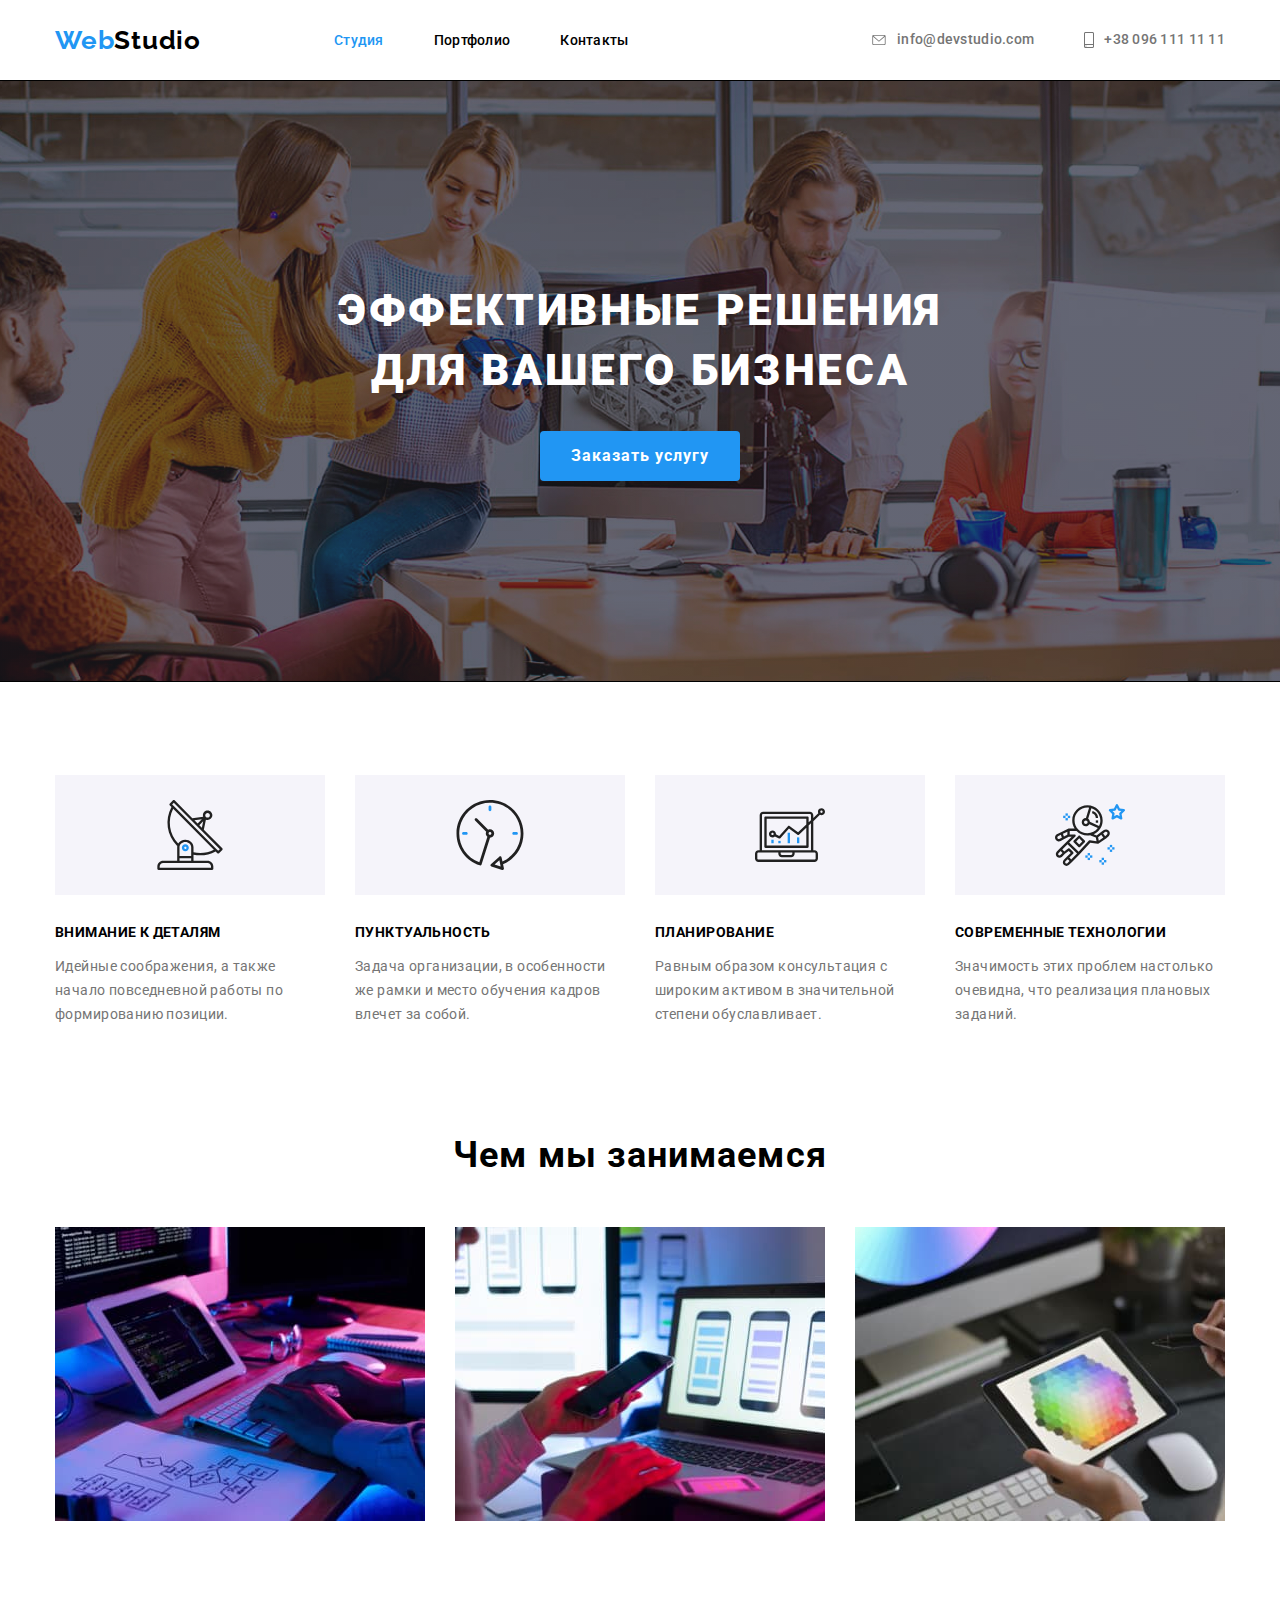
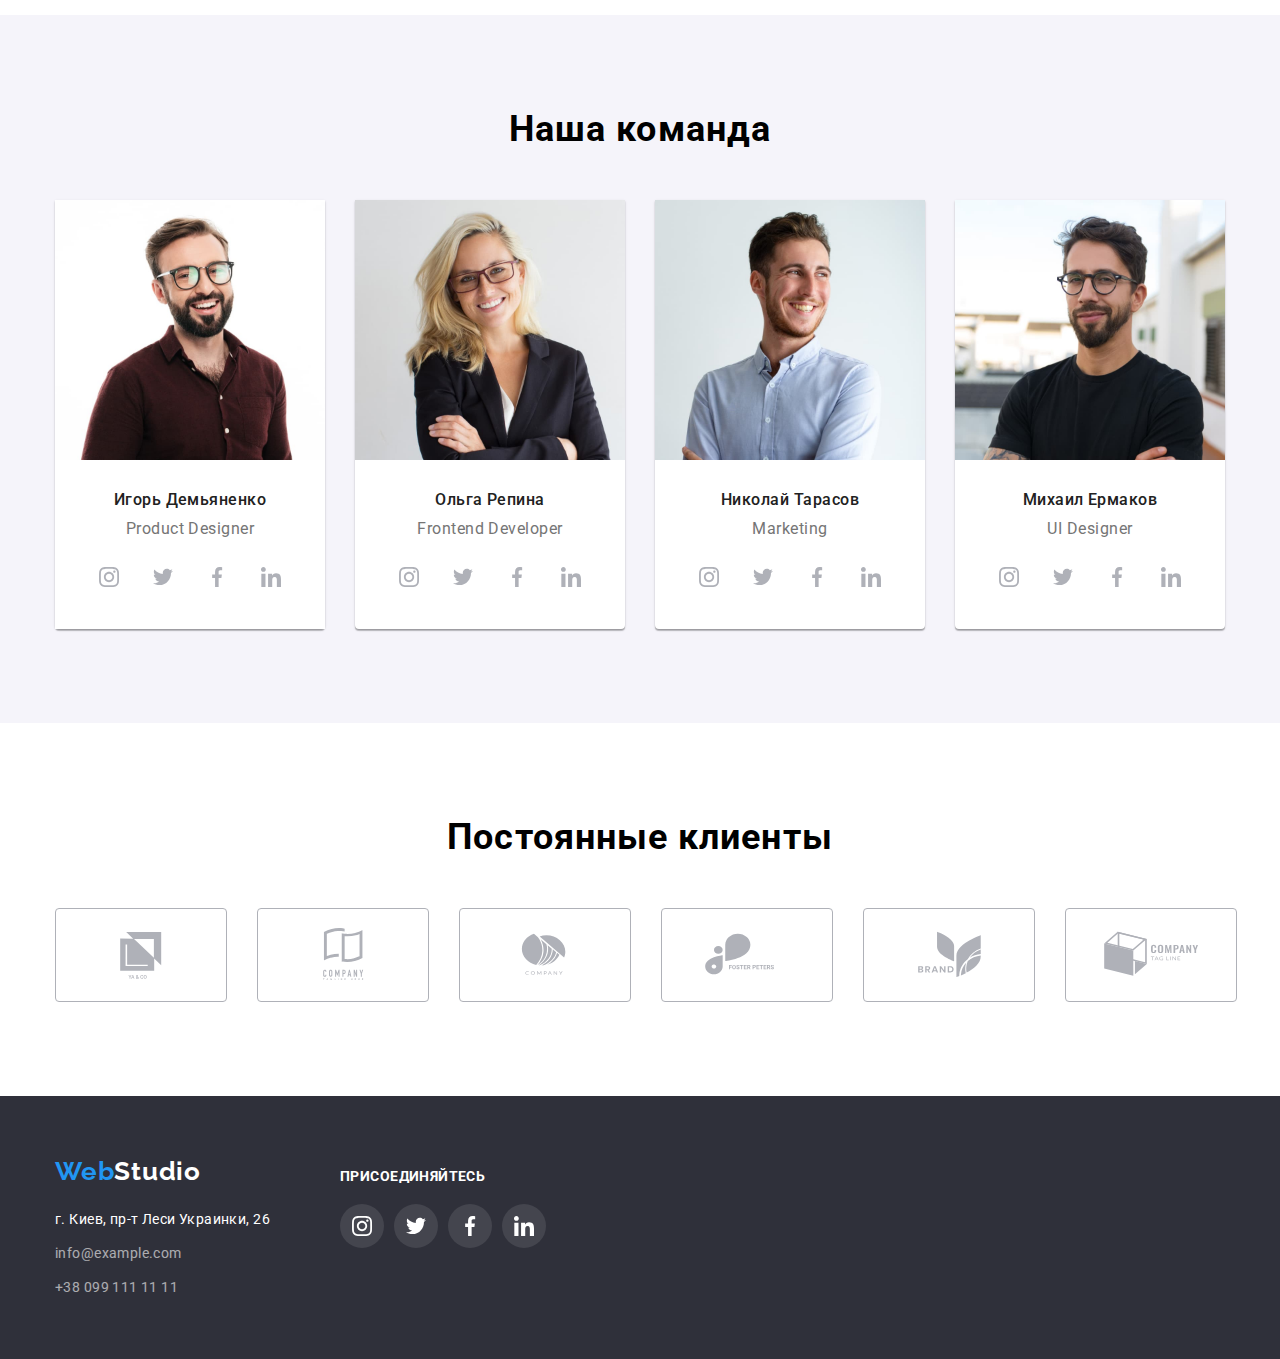
<file: index.html>
<!DOCTYPE html>
<html lang="ru">
  <head>
    <meta charset="UTF-8" />
    <meta http-equiv="X-UA-Compatible" content="IE=edge" />
    <meta name="viewport" content="width=device-width, initial-scale=1.0" />
    <title>WebStudio</title>
    <meta name="robots" content="nofollow" />
    <link rel="preconnect" href="https://fonts.gstatic.com" />
    <link
      href="https://fonts.googleapis.com/css2?family=Raleway:wght@700&family=Roboto:wght@400;500;700;900&display=swap"
      rel="stylesheet"
    />
    <link
      rel="stylesheet"
      href="https://cdnjs.cloudflare.com/ajax/libs/modern-normalize/1.0.0/modern-normalize.min.css"
    />
    <link rel="stylesheet" href="./css/styles.css" />
  </head>
  <body>
    <header class="header">
      <div class="container row">
        <div class="left-container">
          <nav class="navigation">
            <a class="logo links" href="/"
              ><span class="accent-blue">Web</span
              ><span class="accent-dark">Studio</span></a
            >
            <ul class="nav-list">
              <li class="nav-list-item">
                <a class="links nav current" href="./index.html">Студия</a>
              </li>
              <li class="nav-list-item">
                <a class="links nav" href="./portfolio.html">Портфолио</a>
              </li>
              <li class="nav-list-item">
                <a class="links nav" href="">Контакты</a>
              </li>
            </ul>
          </nav>
        </div>
        <div class="right-container">
          <ul class="contact-list">
            <li class="contact-list-item">
              <a class="links item nav top" href="mailto:info@devstudio.com">
                <svg class="contact-icons" width="16" height="10">
                  <use href="./symbol-defs.svg#icon-envelope-hover-2_c"></use>
                </svg>
                info@devstudio.com</a
              >
            </li>
            <li class="contact-list-item top">
              <a class="links item nav top" href="tel:+380961111111">
                <svg class="contact-icons" width="10" height="16">
                  <use href="./symbol-defs.svg#icon-smartphone-2-1_c"></use>
                </svg>
                +38 096 111 11 11</a
              >
            </li>
          </ul>
        </div>
      </div>
    </header>
    <main>
      <section class="dark-bg section overlay">
        <div>
          <h1 class="slogan">Эффективные решения для вашего бизнеса</h1>
          <button class="btn" type="button">Заказать услугу</button>
        </div>
      </section>
      <section class="section column">
        <div class="container pros" <div class="details">
          <h2 class="visually-hidden">Преимущества нашей компании</h2>
          <ul class="list">
            <li class="list-item pros">
              <h3 class="feature">Внимание к деталям</h3>
              <p class="ftr-text">
                Идейные соображения, а также начало повседневной работы по
                формированию позиции.
              </p>
            </li>
            <li class="list-item pros">
              <h3 class="feature">Пунктуальность</h3>
              <p class="ftr-text">
                Задача организации, в особенности же рамки и место обучения
                кадров влечет за собой.
              </p>
            </li>
            <li class="list-item pros">
              <h3 class="feature">Планирование</h3>
              <p class="ftr-text">
                Равным образом консультация с широким активом в значительной
                степени обуславливает.
              </p>
            </li>
            <li class="list-item pros">
              <h3 class="feature">Современные технологии</h3>
              <p class="ftr-text">
                Значимость этих проблем настолько очевидна, что реализация
                плановых заданий.
              </p>
            </li>
          </ul>
        </div>
      </section>
      <section class="section services">
        <div class="container">
          <h2 class="title">Чем мы занимаемся</h2>
          <ul class="list">
            <li class="list-item items-three">
              <img width="370" src="./images/box1.jpg" alt="decorative photo" />
            </li>
            <li class="list-item items-three">
              <img width="370" src="./images/box2.jpg" alt="decorative photo" />
            </li>
            <li class="list-item items-three">
              <img width="370" src="./images/box3.jpg" alt="decorative photo" />
            </li>
          </ul>
        </div>
      </section>
      <section class="section bg-gray">
        <div class="container">
          <h2 class="title">Наша команда</h2>
          <ul class="list">
            <li class="list-item team">
              <img
                width="270"
                src="./images/img2.jpg"
                alt="сотрудник предприятия"
              />
              <div class="description">
                <h3 class="name">Игорь Демьяненко</h3>
                <p class="job">Product Designer</p>
                <ul class="list socials">
                  <li class="links socials">
                    <a class="media" href="/">
                      <svg class="soc-med">
                        <use href="./symbol-defs.svg#icon-instagram"></use>
                      </svg>
                    </a>
                  </li>
                  <li class="links socials">
                    <a class="media" href="/">
                      <svg class="soc-med">
                        <use href="./symbol-defs.svg#icon-twitter"></use>
                      </svg>
                    </a>
                  </li>
                  <li class="links socials">
                    <a class="media" href="/">
                      <svg class="soc-med">
                        <use href="./symbol-defs.svg#icon-facebook"></use>
                      </svg>
                    </a>
                  </li>
                  <li class="links socials">
                    <a class="media" href="/">
                      <svg class="soc-med">
                        <use href="./symbol-defs.svg#icon-linkedin"></use>
                      </svg>
                    </a>
                  </li>
                </ul>
              </div>
            </li>
            <li class="list-item team">
              <img
                width="270"
                src="./images/img3.jpg"
                alt="сотрудник предприятия"
              />
              <div class="description">
                <h3 class="name">Ольга Репина</h3>
                <p class="job">Frontend Developer</p>
                <ul class="list">
                  <li class="links socials">
                    <a class="media" href="/">
                      <svg class="soc-med">
                        <use href="./symbol-defs.svg#icon-instagram"></use>
                      </svg>
                    </a>
                  </li>
                  <li class="links socials">
                    <a class="media" href="/">
                      <svg class="soc-med">
                        <use href="./symbol-defs.svg#icon-twitter"></use>
                      </svg>
                    </a>
                  </li>
                  <li class="links socials">
                    <a class="media" href="/">
                      <svg class="soc-med">
                        <use href="./symbol-defs.svg#icon-facebook"></use>
                      </svg>
                    </a>
                  </li>
                  <li class="links socials">
                    <a class="media" href="/">
                      <svg class="soc-med">
                        <use href="./symbol-defs.svg#icon-linkedin"></use>
                      </svg>
                    </a>
                  </li>
                </ul>
              </div>
            </li>
            <li class="list-item team">
              <img
                width="270"
                src="./images/img4.jpg"
                alt="сотрудник предприятия"
              />
              <div class="description">
                <h3 class="name">Николай Тарасов</h3>
                <p class="job">Marketing</p>
                <ul class="list">
                  <li class="links socials">
                    <a class="media" href="/">
                      <svg class="soc-med">
                        <use href="./symbol-defs.svg#icon-instagram"></use>
                      </svg>
                    </a>
                  </li>
                  <li class="links socials">
                    <a class="media" href="/">
                      <svg class="soc-med">
                        <use href="./symbol-defs.svg#icon-twitter"></use>
                      </svg>
                    </a>
                  </li>
                  <li class="links socials">
                    <a class="media" href="/">
                      <svg class="soc-med">
                        <use href="./symbol-defs.svg#icon-facebook"></use>
                      </svg>
                    </a>
                  </li>
                  <li class="links socials">
                    <a class="media" href="/">
                      <svg class="soc-med">
                        <use href="./symbol-defs.svg#icon-linkedin"></use>
                      </svg>
                    </a>
                  </li>
                </ul>
              </div>
            </li>
            <li class="list-item team">
              <img
                width="270"
                src="./images/img5.jpg"
                alt="сотрудник предприятия"
              />
              <div class="description">
                <h3 class="name">Михаил Ермаков</h3>
                <p class="job">UI Designer</p>
                <ul class="list">
                  <li class="links socials">
                    <a class="media" href="/">
                      <svg class="soc-med">
                        <use href="./symbol-defs.svg#icon-instagram"></use>
                      </svg>
                    </a>
                  </li>
                  <li class="links socials">
                    <a class="media" href="/">
                      <svg class="soc-med">
                        <use href="./symbol-defs.svg#icon-twitter"></use>
                      </svg>
                    </a>
                  </li>
                  <li class="links socials">
                    <a class="media" href="/">
                      <svg class="soc-med">
                        <use href="./symbol-defs.svg#icon-facebook"></use>
                      </svg>
                    </a>
                  </li>
                  <li class="links socials">
                    <a class="media" href="/">
                      <svg class="soc-med" width="@">
                        <use href="./symbol-defs.svg#icon-linkedin"></use>
                      </svg>
                    </a>
                  </li>
                </ul>
              </div>
            </li>
          </ul>
        </div>
      </section>
      <section class="section">
        <div class="container">
          <h2 class="title">Постоянные клиенты</h2>
          <ul class="list">
            <li class="links customers">
              <a class="clients icon" href="/">
                <svg class="icon-client-1">
                  <use href="./symbol-defs.svg#icon-Client-1-4"></use>
                </svg>
              </a>
            </li>
            <li class="links customers">
              <a class="clients icon" href="/">
                <svg class="icon-client-1">
                  <use href="./symbol-defs.svg#icon-Client-2-2"></use>
                </svg>
              </a>
            </li>
            <li class="links customers">
              <a class="clients icon" href="/">
                <svg class="icon-client-1">
                  <use href="./symbol-defs.svg#icon-Client-3-2"></use>
                </svg>
              </a>
            </li>
            <li class="links customers">
              <a class="clients icon" href="/">
                <svg class="icon-client-1">
                  <use href="./symbol-defs.svg#icon-Client-4-2"></use>
                </svg>
              </a>
            </li>
            <li class="links customers">
              <a class="clients icon" href="/">
                <svg class="icon-client-1">
                  <use href="./symbol-defs.svg#icon-Client-5-2"></use>
                </svg>
              </a>
            </li>
            <li class="links customers">
              <a class="clients icon" href="/">
                <svg class="icon-client-1">
                  <use href="./symbol-defs.svg#icon-Client-6-2"></use>
                </svg>
              </a>
            </li>
          </ul>
        </div>
      </section>
    </main>
    <footer class="footer footer-content">
      <div class="container row">
        <div class="info">
          <a class="logo links" href="/"
            ><span class="accent-blue">Web</span
            ><span class="accent-white">Studio</span></a
          >
          <address class="address">
            <p class="location">г. Киев, пр-т Леси Украинки, 26</p>
            <div class="contact">
              <a class="links" href="mailto:info@example.com"
                >info@example.com</a
              >
            </div>
            <a class="links contact" href="tel:+380991111111"
              >+38 099 111 11 11</a
            >
          </address>
        </div>
        <div class="footer-socials">
          <h2 class="join">Присоединяйтесь</h2>
          <ul class="list">
            <li>
              <a href="" class="footer-icons">
                <svg class="ft-ic" width="20" height="20">
                  <use href="./symbol-defs.svg#icon-instagram"></use>
                </svg>
              </a>
            </li>
            <li>
              <a href="" class="footer-icons">
                <svg class="ft-ic" width="20" height="20">
                  <use href="./symbol-defs.svg#icon-twitter"></use>
                </svg>
              </a>
            </li>
            <li>
              <a href="" class="footer-icons"
                ><svg class="ft-ic" width="20" height="20">
                  <use href="./symbol-defs.svg#icon-facebook"></use>
                </svg>
              </a>
            </li>
            <li>
              <a href="" class="footer-icons">
                <svg class="ft-ic" width="20" height="20">
                  <use href="./symbol-defs.svg#icon-linkedin"></use>
                </svg>
              </a>
            </li>
          </ul>
        </div>
      </div>
    </footer>
  </body>
</html>
</file>
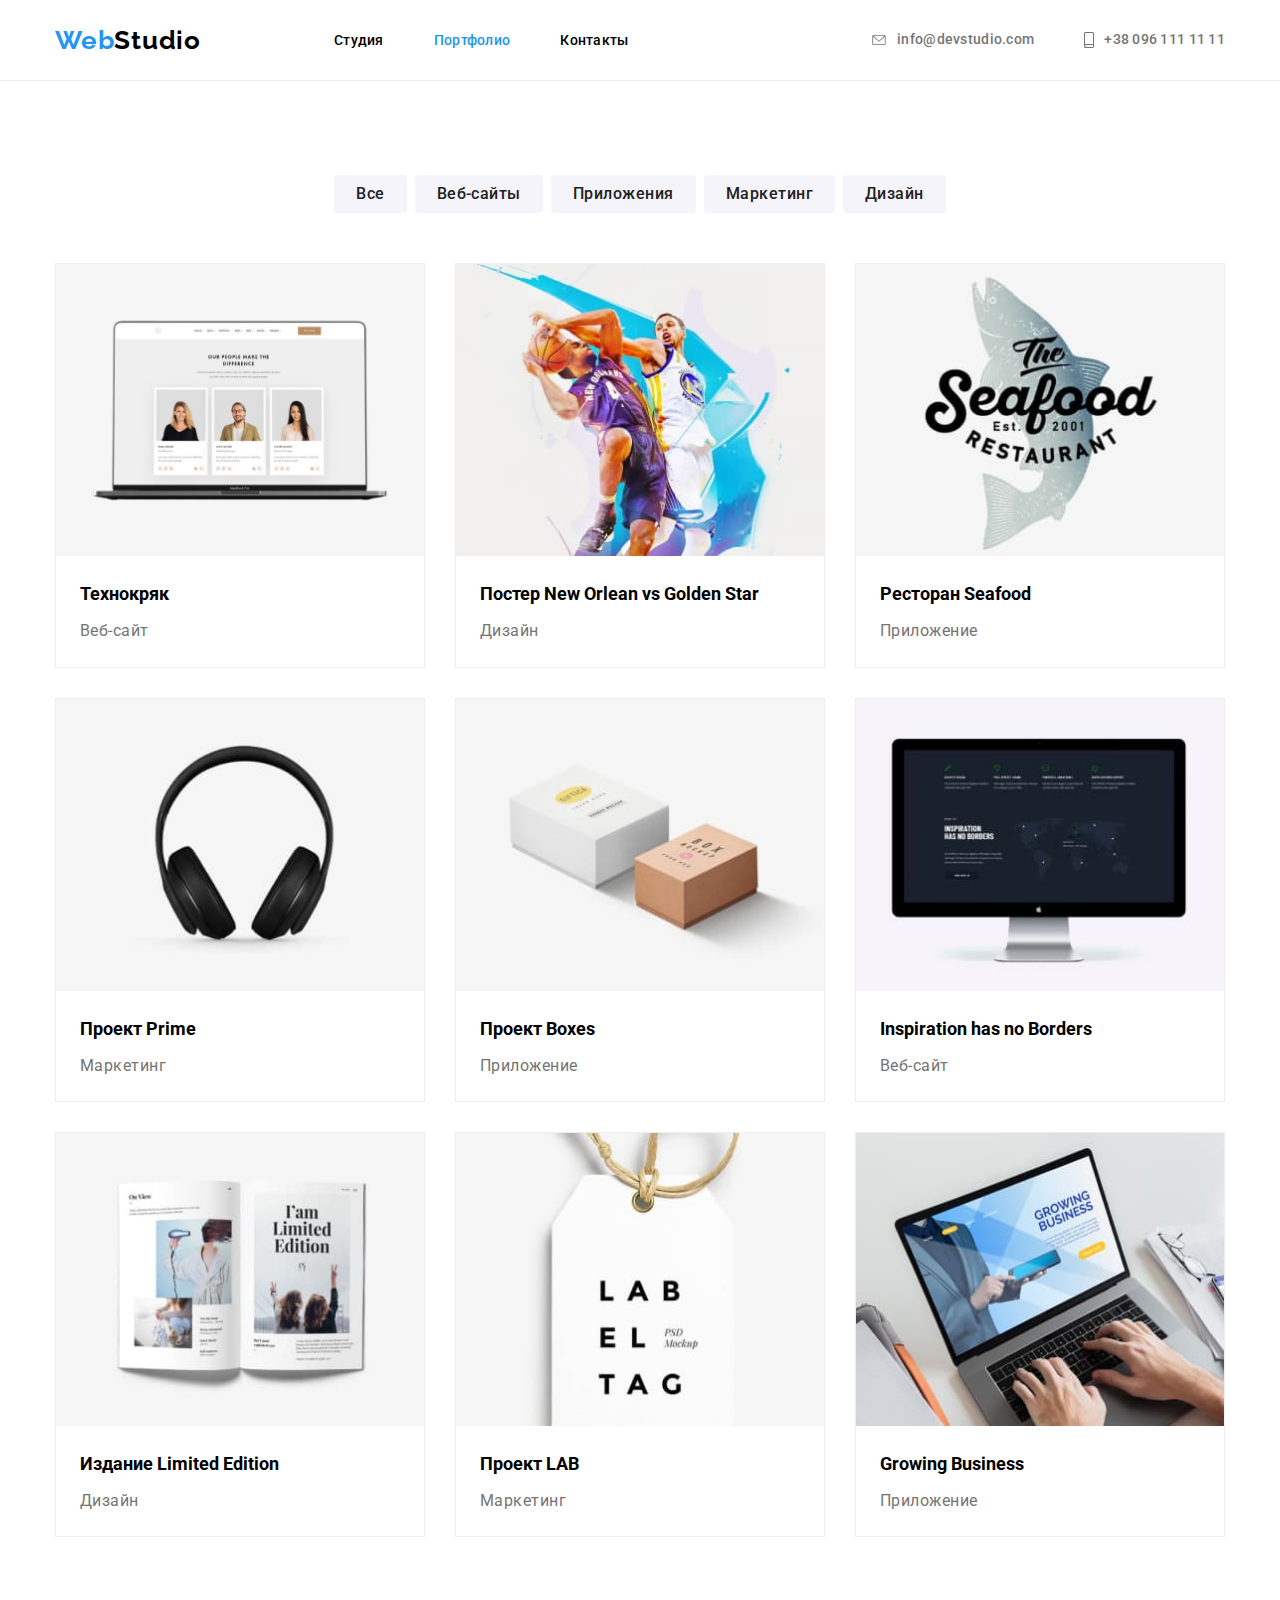
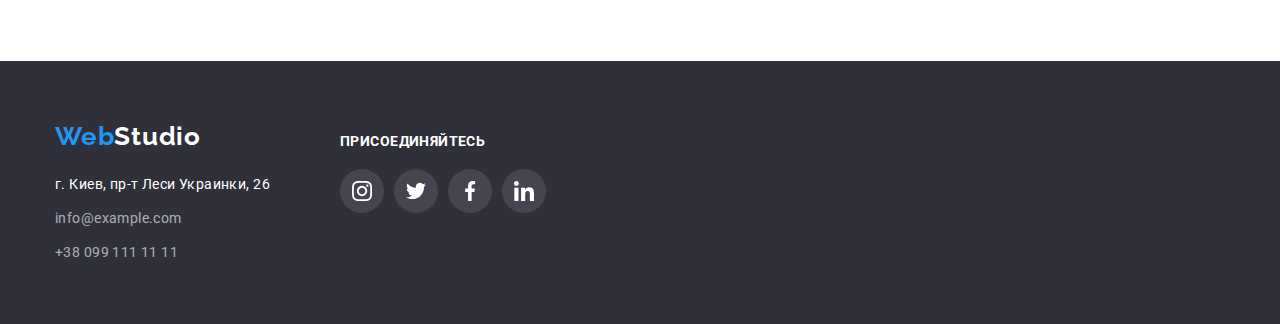
<file: portfolio.html>
<!DOCTYPE html>
<html lang="en">
  <head>
    <meta charset="UTF-8" />
    <meta http-equiv="X-UA-Compatible" content="IE=edge" />
    <meta name="viewport" content="width=device-width, initial-scale=1.0" />
    <title>Portfolio</title>
    <link rel="preconnect" href="https://fonts.gstatic.com" />
    <meta name="robots" content="nofollow" />
    <link rel="preconnect" href="https://fonts.gstatic.com" />
    <link
      href="https://fonts.googleapis.com/css2?family=Raleway:wght@700&family=Roboto:wght@400;500;700;900&display=swap"
      rel="stylesheet"
    />
    <link
      rel="stylesheet"
      href="https://cdnjs.cloudflare.com/ajax/libs/modern-normalize/1.0.0/modern-normalize.min.css"
    />
    <link rel="stylesheet" href="./css/styles.css" />
  </head>
  <body>
    <header class="header">
      <div class="container row">
        <div class="left-container">
          <nav class="navigation">
            <a class="logo links" href="/"
              ><span class="accent-blue">Web</span
              ><span class="accent-dark">Studio</span></a
            >
            <ul class="nav-list">
              <li class="nav-list-item">
                <a class="links nav" href="./index.html">Студия</a>
              </li>
              <li class="nav-list-item">
                <a class="links nav current" href="./portfolio.html"
                  >Портфолио</a
                >
              </li>
              <li class="nav-list-item">
                <a class="links nav" href="">Контакты</a>
              </li>
            </ul>
          </nav>
        </div>
        <div class="right-container">
          <ul class="contact-list">
            <li class="contact-list-item">
              <a class="links item nav top" href="mailto:info@devstudio.com">
                <svg class="contact-icons" width="16" height="10">
                  <use href="./symbol-defs.svg#icon-envelope-hover-2_c"></use>
                </svg>
                info@devstudio.com</a
              >
            </li>
            <li class="contact-list-item top">
              <a class="links item nav top" href="tel:+380961111111">
                <svg class="contact-icons" width="10" height="16">
                  <use href="./symbol-defs.svg#icon-smartphone-2-1_c"></use>
                </svg>
                +38 096 111 11 11</a
              >
            </li>
          </ul>
        </div>
      </div>
    </header>
    <main>
      <section class="section">
        <div class="container column">
          <ul class="list menu">
            <li><button class="btn filters" type="button">Все</button></li>
            <li>
              <button class="btn filters" type="button">Веб-сайты</button>
            </li>
            <li>
              <button class="btn filters" type="button">Приложения</button>
            </li>
            <li>
              <button class="btn filters" type="button">Маркетинг</button>
            </li>
            <li><button class="btn filters" type="button">Дизайн</button></li>
          </ul>
          <div class="cards">
            <ul class="list">
              <li>
                <a class="links pj-card" href="">
                  <img width="370" src="./images/img6.jpg" alt="poster" />

                  <div class="description">
                    <h3 class="project">Технокряк</h3>
                    <p class="project-type">Веб-сайт</p>
                  </div>
                </a>
              </li>
              <li>
                <a class="links pj-card" href="">
                  <img width="370" src="./images/img7.jpg" alt="poster" />
                  <div class="description">
                    <h3 class="project">Постер New Orlean vs Golden Star</h3>
                    <p class="project-type">Дизайн</p>
                  </div>
                </a>
              </li>
              <li>
                <a class="links pj-card" href="">
                  <img
                    width="370"
                    src="./images/img8.jpg"
                    alt="restaurant logo"
                  />
                  <div class="description">
                    <h3 class="project">Ресторан Seafood</h3>
                    <p class="project-type">Приложение</p>
                  </div>
                </a>
              </li>
              <li>
                <a class="links pj-card" href="">
                  <img width="370" src="./images/img9.jpg" alt="headphones" />
                  <div class="description">
                    <h3 class="project">Проект Prime</h3>
                    <p class="project-type">Маркетинг</p>
                  </div>
                </a>
              </li>
              <li>
                <a class="links pj-card" href="">
                  <img width="370" src="./images/img10.jpg" alt="boxes" />
                  <div class="description">
                    <h3 class="project">Проект Boxes</h3>
                    <p class="project-type">Приложение</p>
                  </div>
                </a>
              </li>
              <li>
                <a class="links pj-card" href="">
                  <img width="370" src="./images/img11.jpg" alt="display" />
                  <div class="description">
                    <h3 class="project">Inspiration has no Borders</h3>
                    <p class="project-type">Веб-сайт</p>
                  </div></a
                >
              </li>
              <li>
                <a class="links pj-card" href="">
                  <img width="370" src="./images/img12.jpg" alt="magazine" />
                  <div class="description">
                    <h3 class="project">Издание Limited Edition</h3>
                    <p class="project-type">Дизайн</p>
                  </div></a
                >
              </li>
              <li>
                <a class="links pj-card" href="">
                  <img width="370" src="./images/img13.jpg" alt="label" />
                  <div class="description">
                    <h3 class="project">Проект LAB</h3>
                    <p class="project-type">Маркетинг</p>
                  </div></a
                >
              </li>
              <li>
                <a class="links pj-card" href="">
                  <img width="370" src="./images/img14.jpg" alt="laptop" />
                  <div class="description">
                    <h3 class="project">Growing Business</h3>
                    <p class="project-type">Приложение</p>
                  </div></a
                >
              </li>
            </ul>
          </div>
        </div>
      </section>
    </main>
    <footer class="footer footer-content">
      <div class="container row">
        <div class="info">
          <a class="logo links" href="/"
            ><span class="accent-blue">Web</span
            ><span class="accent-white">Studio</span></a
          >
          <address class="address">
            <p class="location">г. Киев, пр-т Леси Украинки, 26</p>
            <div class="contact">
              <a class="links" href="mailto:info@example.com"
                >info@example.com</a
              >
            </div>
            <a class="links contact" href="tel:+380991111111"
              >+38 099 111 11 11</a
            >
          </address>
        </div>
        <div class="footer-socials">
          <h2 class="join">Присоединяйтесь</h2>
          <ul class="list">
            <li>
              <a href="" class="footer-icons">
                <svg class="ft-ic" width="20" height="20">
                  <use href="./symbol-defs.svg#icon-instagram"></use>
                </svg>
              </a>
            </li>
            <li>
              <a href="" class="footer-icons">
                <svg class="ft-ic" width="20" height="20">
                  <use href="./symbol-defs.svg#icon-twitter"></use>
                </svg>
              </a>
            </li>
            <li>
              <a href="" class="footer-icons"
                ><svg class="ft-ic" width="20" height="20">
                  <use href="./symbol-defs.svg#icon-facebook"></use>
                </svg>
              </a>
            </li>
            <li>
              <a href="" class="footer-icons">
                <svg class="ft-ic" width="20" height="20">
                  <use href="./symbol-defs.svg#icon-linkedin"></use>
                </svg>
              </a>
            </li>
          </ul>
        </div>
      </div>
    </footer>
  </body>
</html>
</file>
<file: css/styles.css>
:root {
  --main-text-cl: #757575;
  --title-cl: #212121;
  --accent-cl: #2196f3;
  --accent-dark: #000000;

  --dark-bg: #2f303a;
  --light-bg: #f5f4fa;
  --white-bg: #ffffff;

  --main-font: "Roboto", sans-serif;
  --logo-font: "Raleway", sans-serif;
}
body {
  font-family: "Roboto", sans-serif;
  font-display: swap;
  font-family: var(--main-font);
  font-display: swap;
}
h1,
h2,
h3,
p {
  margin-top: 0;
}
html {
  box-sizing: border-box;
}
img {
  display: block;
  max-width: 100%;
  width: 100%;
  height: auto;
}
main {
  width: 100%;
}
* *::before *::after {
  box-sizing: inherit;
}
.bg-gray {
  background-color: var(--light-bg);
}
.container {
  width: 1200px;
  height: 100%;
  padding: 0 15px 0 15px;
  margin: 0 auto;
}
.container.pros {
  align-items: center;
  justify-content: center;
}
.container.row {
  flex-direction: row;
  display: flex;
}
.container .left-container,
.container .right-container {
  width: 100%;
}
.right-container {
  display: flex;
  align-items: center;
}
.navigation {
  display: flex;
  align-items: center;
}
.nav-list {
  display: flex;
  width: 100%;
  margin-left: 93px;
}
.nav-list-item {
  list-style: none;
  margin: 0;
  padding: 0;
  margin-right: 50px;
}
.nav-list-item:last-child {
  margin-right: 0;
}
.contact-list {
  display: flex;
  justify-content: flex-end;
  width: 100%;
}
.contact-list-item {
  list-style: none;
  margin: 0;
  padding: 0;
  margin-right: 50px;
}
.contact-list-item:last-child {
  margin-right: 0;
}
.header {
  border-bottom: 1px solid #ececec;
}
.section {
  padding: 94px 0 94px 0;
  display: flex;
  align-items: center;
  justify-content: center;
}
.services {
  padding: 0 0 94px 0;
}
.logo {
  font-family: var(--logo-font);
  font-weight: 700;
  font-size: 26px;
  line-height: 1.2;
  letter-spacing: 0.03em;
}
.header .logo {
  margin-top: 25px;
  margin-bottom: 24px;
}
.accent-dark {
  color: var(--accent-cl);
  text-align: center;
}
.slogan {
  max-width: 690px;
  font-weight: 900;
  font-size: 44px;
  line-height: 1.36;
  color: var(--white-bg);
  letter-spacing: 0.06em;
  text-transform: uppercase;
  margin: auto;
  padding-bottom: 30px;
}
.btn {
  vertical-align: bottom;
  font-family: inherit;
  font-weight: 700;
  font-size: 16px;
  letter-spacing: 0.06em;
  background-color: var(--accent-cl);
  color: #ffffff;
  cursor: pointer;
  min-width: 200px;
  min-height: 50px;
  border-radius: 4px;
  border: none;
}
.nav {
  font-weight: 500;
  font-size: 14px;
  line-height: 1.14;
  letter-spacing: 0.02em;
}
.links.nav.current {
  color: var(--accent-cl);
}
.links {
  color: inherit;
  text-decoration: none;
  list-style: none;
}
.item {
  color: var(--main-text-cl);
}
.list {
  display: flex;
  list-style: none;
  margin: 0;
  padding: 0;
}
.list-item {
  flex-basis: calc((100% - 90px) / 4);
  margin-right: 30px;
  display: flex;
  flex-direction: column;
}
.list-item.team {
  box-shadow: 0px 1px 3px rgba(0, 0, 0, 0.12), 0px 1px 1px rgba(0, 0, 0, 0.14),
    0px 2px 1px rgba(0, 0, 0, 0.2);
  border-radius: 0px 0px 4px 4px;
  background-color: white;
}
.list-item.items-three {
  flex-basis: calc((100% - 60px) / 3);
}
.list-item:last-child {
  margin-right: 0;
}
.list-item .description {
  background-color: var(--white-bg);
  display: flex;
  flex-direction: column;
  justify-content: center;
  align-items: center;
}
.list-item .description h3 {
  margin-top: 30px;
  margin-bottom: 10px;
}
.list-item .description p {
  margin-bottom: 16px;
}
.visually-hidden {
  position: absolute !important;
  clip: rect(1px 1px 1px 1px);
  clip: rect(1px, 1px, 1px, 1px);
  padding: 0 !important;
  border: 0 !important;
  height: 1px !important;
  width: 1px !important;
  overflow: hidden;
}
.feature {
  font-weight: 700;
  font-size: 14px;
  line-height: 1.14;
  letter-spacing: 0.03em;
  text-transform: uppercase;
}
.ftr-text {
  color: var(--main-text-cl);
  font-size: 14px;
  line-height: 1.71;
  letter-spacing: 0.03em;
}
.dark-bg {
  text-align: center;
  color: var(--white-bg);
  background-color: var(--dark-bg);
  height: 600px;
}
.accent-white {
  color: var(--white-bg);
}
.title {
  font-weight: 700;
  font-size: 36px;
  line-height: 1.16;
  letter-spacing: 0.03em;
  text-align: center;
  margin: 0;
  padding-bottom: 50px;
}
.name {
  color: var(--title-cl);
  font-weight: 500;
  font-size: 16px;
  line-height: 1.19;
  letter-spacing: 0.03em;
}
.job {
  color: var(--main-text-cl);
  font-size: 16px;
  line-height: 1.19;
  letter-spacing: 0.03em;
}
.footer {
  background-color: var(--dark-bg);
  color: var(--white-bg);
  font-weight: 400;
  font-size: 14px;
  line-height: 1.7;
  align-items: center;
  padding: 60px 0 60px 0;
}
.accent-blue {
  color: var(--accent-cl);
}
.footer .container {
  justify-content: flex-start;
  align-items: flex-start;
}

.footer .address {
  font-style: inherit;
  color: var(--white-bg);
  margin-top: 20px;
  text-align: initial;
}
.footer .location {
  color: var(--white-bg);
  font-size: 14px;
  letter-spacing: 0.03em;
  margin-bottom: 10px;
  white-space: nowrap;
}
.footer .contact {
  color: var(--white-bg);
  opacity: 0.6;
  font-size: 14px;
  letter-spacing: 0.03em;
  margin-bottom: 10px;
}
.accent-dark {
  color: var(--accent-dark);
}
.links:hover,
.links:focus {
  color: var(--accent-cl);
}

/* Стили страницы Portfolio */
.project {
  font-weight: 700;
  font-size: 18px;
  line-height: 2;
}
.pj-card:hover,
.pj-card:focus {
  box-shadow: 0px 1px 1px rgba(0, 0, 0, 0.12), 0px 4px 4px rgba(0, 0, 0, 0.06),
    1px 4px 6px rgba(0, 0, 0, 0.16);
}

.filters {
  font-weight: 500;
  letter-spacing: 0.03em;
  line-height: 1.6;
  background-color: var(--light-bg);
  color: var(--title-cl);
}
.btn.filters:hover,
.btn.filters:focus,
.btn.filters:active {
  background-color: var(--accent-cl);
  color: var(--white-bg);
}
.project-type {
  color: var(--main-text-cl);
  font-size: 16px;
  line-height: 1.9;
  letter-spacing: 0.03em;
  margin: 0;
}

.list.menu {
  padding: 0px 210px 0px 210px;
  width: 100%;
  display: flex;
  justify-content: center;
  margin-bottom: 50px;
}
.btn.filters {
  min-width: auto;
  min-height: auto;
  padding: 6px 22px;
  border-radius: 4px;
  border: 0;
}
.btn:hover,
.btn:focus {
  background-color: var(--main-text-cl);
  box-shadow: 0px 4px 4px 0px #00000026;
}
.list.menu li:not(:last-child) {
  padding-right: 8px;
}
.cards .list {
  display: flex;
  flex-wrap: wrap;
}
.cards .list li {
  flex-basis: calc((100% - 60px) / 3);
  margin-right: 30px;
  border-bottom: solid 1px;
  display: flex;
  flex-direction: column;
  border: 1px solid #eeeeee;
  margin-bottom: 30px;
}
.cards .list li:nth-child(3n + 3) {
  margin-right: 0px;
}
.links .description {
  padding: 20px 24px;
  text-align: initial;
}
.links .description .project {
  margin-bottom: 4px;
}

.dark-bg.section {
  padding: 200px 0 200px 0;
}

.overlay {
  width: 100%;
  max-width: 1600px;
  height: 600px;
  margin: auto;
  background-size: cover;
  background-repeat: no-repeat;
  background-position: center;
  outline: 1px solid black;
  background-image: linear-gradient(
      rgba(47, 48, 58, 0.4),
      rgba(47, 48, 58, 0.4)
    ),
    url("../images/img (16).jpg");
}
.list-item.pros::before {
  display: block;
  content: "";
  height: 120px;
  width: 270px;
  background-size: contain;
  background-repeat: no-repeat;
  background-position: center;
  background-color: #f5f4fa;
  margin-bottom: 30px;
}
.list-item.pros:nth-child(1):before {
  background-image: url(../images/Group\ 1.svg);
}
.list-item.pros:nth-child(2):before {
  background-image: url(../images/Group\ 2.svg);
}
.list-item.pros:nth-child(3):before {
  background-image: url(../images/Group\ 3.svg);
}
.list-item.pros:nth-child(4):before {
  background-image: url(../images/Group\ 4.svg);
}

.clients {
  display: inline-flex;
  flex-direction: row;
  content: "";
  height: 92px;
  width: 170px;
  /* background-size: contain;
  background-repeat: no-repeat;
  background-position: center;
  background-color: yellowgreen; */
}
.container.clients {
  display: flex;
}
.clients:last-child {
  margin-right: 0px;
}
.list .links {
  flex-basis: calc((100% - 150px) / 6);
  margin-right: 30px;
}
.list .links:last-child {
  margin-right: 0;
}
.icon-client-1 {
  width: 170px;
  height: 92px;
}
.customers {
  display: flex;
  border: 1px solid #afb1b8;
  border-radius: 4px;
}

.customers:hover,
.customers:focus {
  border: 1px solid var(--accent-cl);
}

.media {
  display: flex;
  border-radius: 50%;
  color: #afb1b8;
  width: 44px;
  height: 44px;
}

.media:hover,
.media:focus {
  color: white;
  background-color: var(--accent-cl);
}

.soc-med {
  /* width: 44px;
  height: 44px; */
  fill: currentColor;
}

.list.socials {
  padding: 0px 30px 30px 30px;
}
.links.socials {
  margin-right: 10px;
}

.clients.icon {
  display: flex;
  color: #afb1b8;
}
.list.clients {
  padding-right: 30px;
}

.clients.icon:hover,
.clients.icon:focus {
  display: flex;
  color: var(--accent-cl);
}

.icon-client-1 {
  fill: currentColor;
}
.top {
  color: #757575;
}
.contact-icons {
  margin-right: 10px;
  fill: currentColor;
}
.links.item.nav.top {
  display: flex;
  align-items: center;
}

.list .socials-icons-item {
  margin-right: 10px;
}
.join {
  margin: 0;
  padding-bottom: 20px;
  font-weight: bold;
  font-size: 14px;
  line-height: 16px;
  letter-spacing: 0.03em;
  text-transform: uppercase;
  color: var(--white-accent-color);
}
.footer-icons {
  padding: 0;
  display: flex;
  width: 44px;
  height: 44px;
  border-radius: 50%;
  background-color: rgba(255, 255, 255, 0.1);
  margin-right: 10px;
}
.footer-icons {
  display: flex;
  border-radius: 50%;
  color: var(--white-bg);
  align-items: center;
}
.ft-ic {
  fill: currentColor;
  width: 44px;
  height: 44px;
}
.footer-icons:hover,
.footer-icons:focus {
  color: white;
  background-color: var(--accent-cl);
}
.footer-socials {
  padding-top: 12px;
}
/* .footer.row {
  margin-right: 70px;
} */
.info {
  margin-right: 70px;
}
</file>
